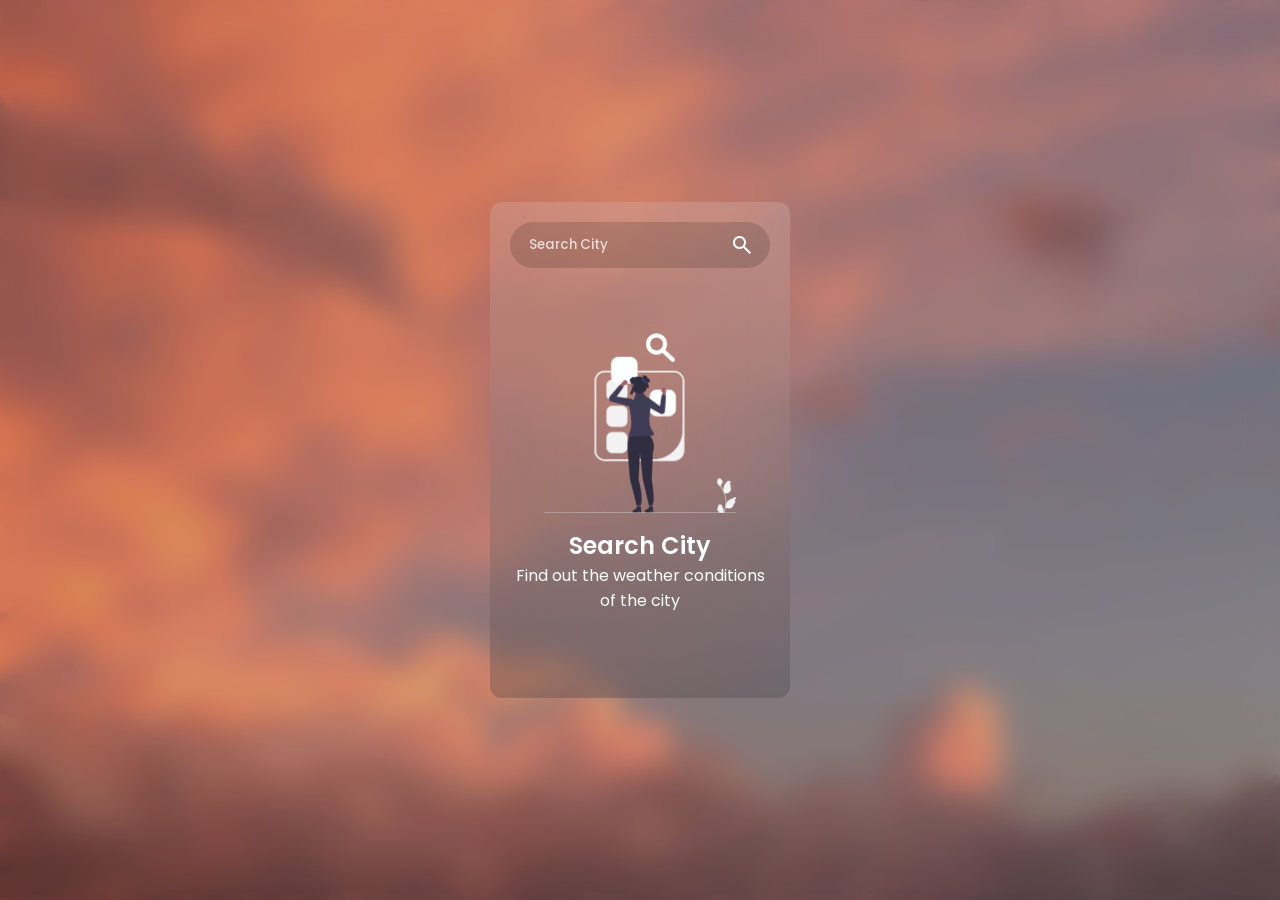
<file: Weather-Vue/index.html>
<!DOCTYPE html>
<html lang="en">
  <head>
    <meta charset="UTF-8" />
    <meta name="viewport" content="width=device-width, initial-scale=1.0" />
    <title>Weather.Vue</title>
    <link rel="icon" href="assets/icon.png" />
    <link rel="stylesheet" href="style.css" />     <!-- link:css -->
    <script src="script.js" defer></script>
    <link
      rel="stylesheet"
      href="https://fonts.googleapis.com/css2?family=Material+Symbols+Outlined"
    />
  </head>
  <body>
    <main class="main-container">
      <header class="input-container">
        <input class="city-input" placeholder="Search City" type="text" />
        <button class="search-btn">
          <span class="material-symbols-outlined"> search </span>
        </button>
      </header>
      <section class="weather-info" style="display: none">
        <div class="location-date-container">
          <div class="location">
            <span class="material-symbols-outlined"> location_on </span>
            <h4 class="country-txt">Jakarta</h4>
          </div>
          <h5 class="current-date-txt regular-txt">Wed, 07 Aug</h5>
        </div>
        <div class="weather-summary-container">
          <img
            src="assets/weather/clouds.svg"
            alt="clouds-icon"
            class="weather-summary-img"
          />     <!-- img.weather-summary-img -->
          <div class="weather-summary-info">
            <h1 class="temp-txt">29 °C</h1>
            <h3 class="condition-txt regular-txt">Clouds</h3>
          </div>
        </div>
        <div class="weather-conditions-container">
          <div class="condition-item">
            <span class="material-symbols-outlined"> water_drop </span>
            <div class="condition-info">
              <h5 class="regular-txt">Humidity</h5>
              <h5 class="humidity-value-txt">55%</h5>
            </div>
          </div>

          <div class="condition-item">
            <span class="material-symbols-outlined"> air </span>
            <div class="condition-info">
              <h5 class="regular-txt">Wind speed</h5>
              <h5 class="wind-value-txt">2 M/s</h5>
            </div>
          </div>
        </div>
        <div class="forecast-items-container">
          <div class="forecast-item">
            <h5 class="forecast-item-date regular-txt">05 Aug</h5>
            <img
              src="assets/weather/thunderstorm.svg"
              class="forecast-item-img"
            />
            <h5 class="forecast-item-temp">29 °C</h5>
          </div>
          <div class="forecast-item">
            <h5 class="forecast-item-date regular-txt">05 Aug</h5>
            <img
              src="assets/weather/thunderstorm.svg"
              class="forecast-item-img"
            />
            <h5 class="forecast-item-temp">29 °C</h5>
          </div>
          <div class="forecast-item">
            <h5 class="forecast-item-date regular-txt">05 Aug</h5>
            <img
              src="assets/weather/thunderstorm.svg"
              class="forecast-item-img"
            />
            <h5 class="forecast-item-temp">29 °C</h5>
          </div>
          <div class="forecast-item">
            <h5 class="forecast-item-date regular-txt">05 Aug</h5>
            <img
              src="assets/weather/thunderstorm.svg"
              class="forecast-item-img"
            />
            <h5 class="forecast-item-temp">29 °C</h5>
          </div>
        </div>
      </section>
      <section class="search-city section-message">
        <img src="assets/message/search-city.png" />
        <div>
          <h1>Search City</h1>
          <h4 class="regular-txt">
            Find out the weather conditions of the city
          </h4>
        </div>
      </section>

      <section class="not-found section-message" style="display: none">
        <img src="assets/message/not-found.png" />
        <div>
          <h1>Search City</h1>
          <h4 class="regular-txt">
            Find out the weather conditions of the city
          </h4>
        </div>
      </section>
    </main>
  </body>
</html>
</file>
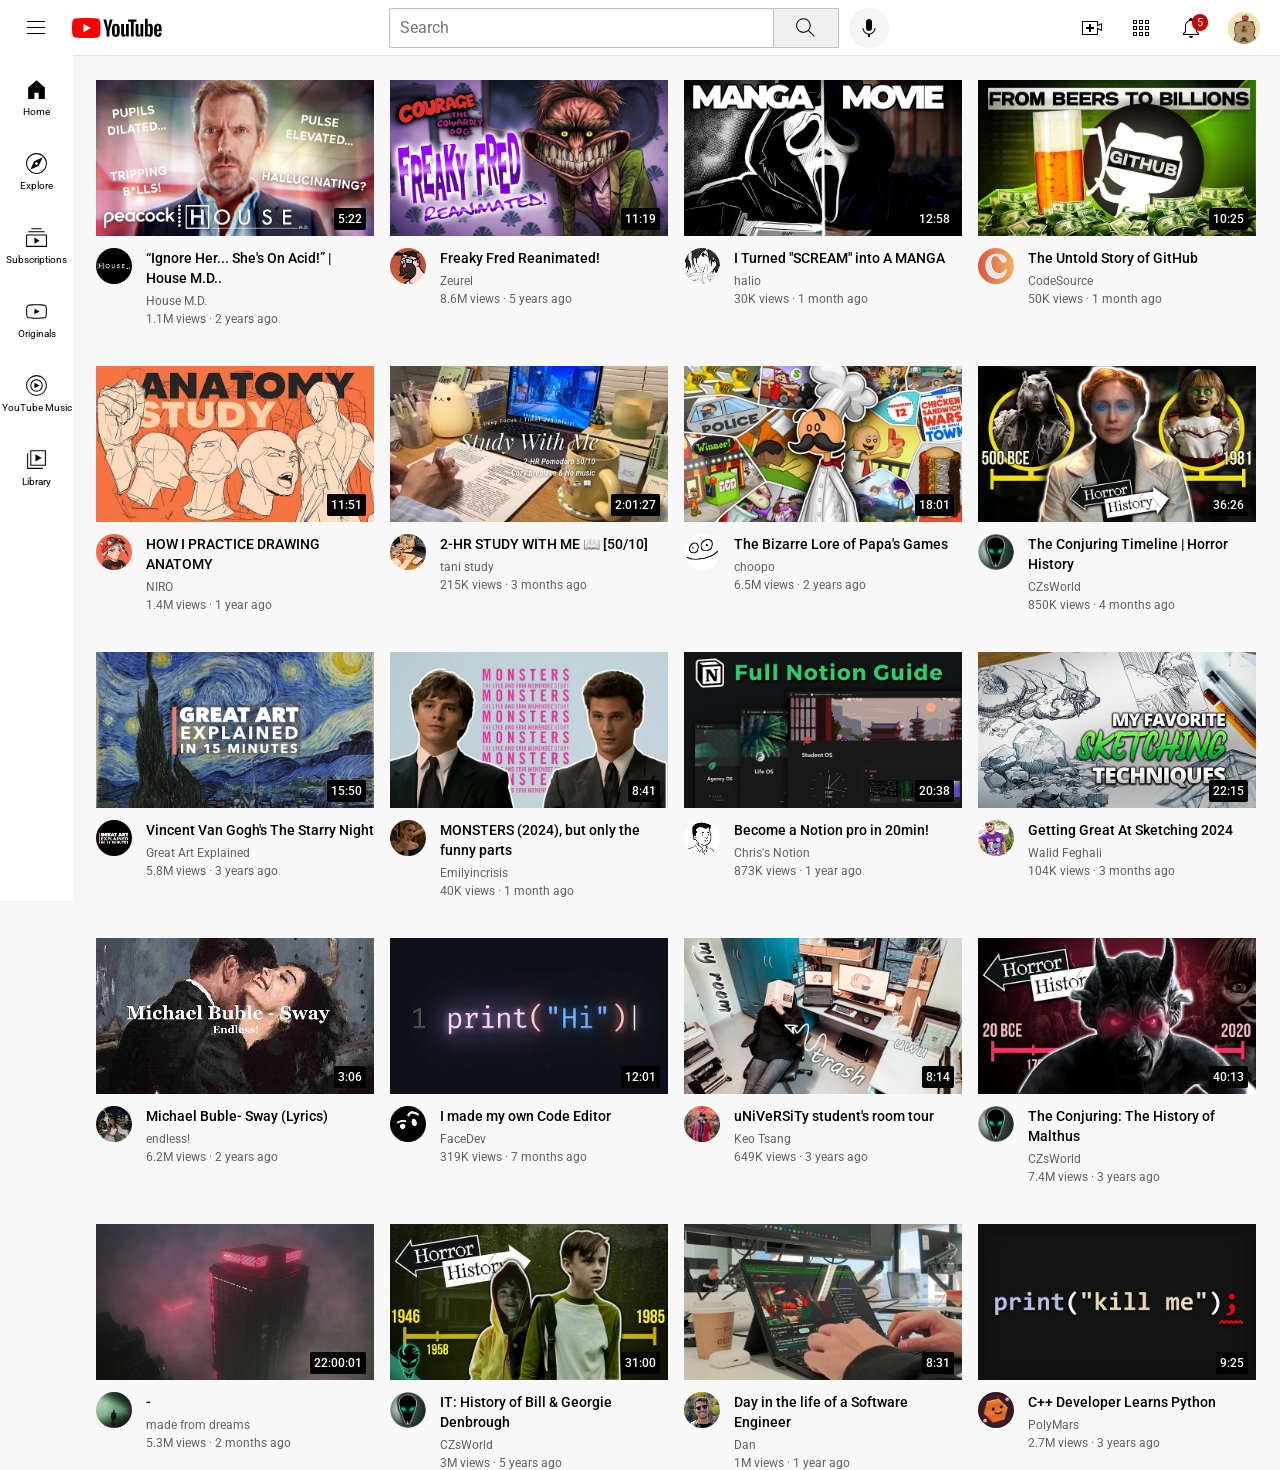
<file: YouTubeX/youtube.html>
<!DOCTYPE html>
<html>
  <head>
    <title>YouTubeX</title>

    <link rel="preconnect" href="https://fonts.googleapis.com" />
    <link rel="preconnect" href="https://fonts.gstatic.com" crossorigin />
    <link
      href="https://fonts.googleapis.com/css2?family=Roboto:wght@400;500;700&display=swap"
      rel="stylesheet"
    />

    <link rel="stylesheet" href="styles/general.css" />
    <link rel="stylesheet" href="styles/header.css" />
    <link rel="stylesheet" href="styles/video.css" />
    <link rel="stylesheet" href="styles/sidebar.css" />
  </head>

  <body>
    <div class="header">
      <div class="left-section">
        <img class="hamburger-menu" src="icons/hamburger-menu.svg" />
        <img class="youtube-logo" src="icons/youtube-logo.svg" />
      </div>
      <div class="middle-section">
        <input class="search-bar" type="text" placeholder="Search" />
        <button class="search-button">
          <img class="search-icon" src="icons/search.svg" />
          <div class="tooltip">Search</div>
        </button>
        <button class="voice-search-button">
          <img class="voice-search-icon" src="icons/voice-search-icon.svg" />
          <div class="tooltip">Search with your voice</div>
        </button>
      </div>
      <div class="right-section">
        <div class="upload-icon-container">
          <img class="upload-icon" src="icons/upload.svg" />
          <div class="tooltip">Create</div>
        </div>
        <div class="youtube-apps-icon-container">
          <img class="youtube-apps-icon" src="icons/youtube-apps.svg" />
          <div class="tooltip">YouTube Apps</div>
        </div>
        <div class="notifications-icon-container">
          <img class="notifications-icon" src="icons/notifications.svg" />
          <div class="notifications-count">5</div>
          <div class="tooltip">Notifications</div>
        </div>
        <img
          class="current-user-picture"
          src="channel-pictures/channels4_diffprofile.jpg"
        />
      </div>
    </div>

    <nav class="sidebar">
      <div class="sidebar-link">
        <img src="icons/home.svg" />
        <div>Home</div>
      </div>
      <div class="sidebar-link">
        <img src="icons/explore.svg" />
        <div>Explore</div>
      </div>
      <div class="sidebar-link">
        <img src="icons/subscriptions.svg" />
        <div>Subscriptions</div>
      </div>
      <div class="sidebar-link">
        <img src="icons/originals.svg" />
        <div>Originals</div>
      </div>
      <div class="sidebar-link">
        <img src="icons/youtube-music.svg" />
        <div>YouTube Music</div>
      </div>
      <div class="sidebar-link">
        <img src="icons/library.svg" />
        <div>Library</div>
      </div>
    </nav>

    <main>
      <section class="video-grid">
        <div class="video-preview">
          <div class="thumbnail-row">
            <img class="thumbnail" src="thumbnails/hq742.webp" />
            <div class="video-time">5:22</div>
          </div>
          <div class="video-info-grid">
            <div class="channel-picture">
              <img
                class="profile-picture"
                src="channel-pictures/unnamed house.jpg"
              />
            </div>
            <div class="video-info">
              <p class="video-title">
                “Ignore Her... She's On Acid!” | House M.D..
              </p>
              <p class="video-author">House M.D.</p>
              <p class="video-stats">1.1M views &#183; 2 years ago</p>
            </div>
          </div>
        </div>

        <div class="video-preview">
          <div class="thumbnail-row">
            <img class="thumbnail" src="thumbnails/hq747.webp" />
            <div class="video-time">11:19</div>
          </div>
          <div class="video-info-grid">
            <div class="channel-picture">
              <img
                class="profile-picture"
                src="channel-pictures/unnamed freaky.jpg"
              />
            </div>
            <div class="video-info">
              <p class="video-title">Freaky Fred Reanimated!</p>
              <p class="video-author">Zeurel</p>
              <p class="video-stats">8.6M views &#183; 5 years ago</p>
            </div>
          </div>
        </div>

        <div class="video-preview">
          <div class="thumbnail-row">
            <img class="thumbnail" src="thumbnails/hq735.webp" />
            <div class="video-time">12:58</div>
          </div>
          <div class="video-info-grid">
            <div class="channel-picture">
              <img
                class="profile-picture"
                src="channel-pictures/unnamed scream.jpg"
              />
            </div>
            <div class="video-info">
              <p class="video-title">I Turned "SCREAM" into A MANGA</p>
              <p class="video-author">halio</p>
              <p class="video-stats">30K views &#183; 1 month ago</p>
            </div>
          </div>
        </div>

        <div class="video-preview">
          <div class="thumbnail-row">
            <img class="thumbnail" src="thumbnails/hq729.webp" />
            <div class="video-time">10:25</div>
          </div>
          <div class="video-info-grid">
            <div class="channel-picture">
              <img
                class="profile-picture"
                src="channel-pictures/unnamed git.jpg"
              />
            </div>
            <div class="video-info">
              <p class="video-title">The Untold Story of GitHub</p>
              <p class="video-author">CodeSource</p>
              <p class="video-stats">50K views &#183; 1 month ago</p>
            </div>
          </div>
        </div>

        <div class="video-preview">
          <div class="thumbnail-row">
            <img class="thumbnail" src="thumbnails/hq737.webp" />
            <div class="video-time">11:51</div>
          </div>
          <div class="video-info-grid">
            <div class="channel-picture">
              <img
                class="profile-picture"
                src="channel-pictures/unnamed niro.jpg"
              />
            </div>
            <div class="video-info">
              <p class="video-title">HOW I PRACTICE DRAWING ANATOMY</p>
              <p class="video-author">NIRO</p>
              <p class="video-stats">1.4M views &#183; 1 year ago</p>
            </div>
          </div>
        </div>

        <div class="video-preview">
          <div class="thumbnail-row">
            <img class="thumbnail" src="thumbnails/hq736.webp" />
            <div class="video-time">2:01:27</div>
          </div>
          <div class="video-info-grid">
            <div class="channel-picture">
              <img
                class="profile-picture"
                src="channel-pictures/unnamed study.jpg"
              />
            </div>
            <div class="video-info">
              <p class="video-title">2-HR STUDY WITH ME 📖 [50/10]</p>
              <p class="video-author">tani study</p>
              <p class="video-stats">215K views &#183; 3 months ago</p>
            </div>
          </div>
        </div>

        <div class="video-preview">
          <div class="thumbnail-row">
            <img class="thumbnail" src="thumbnails/hq744.webp" />
            <div class="video-time">18:01</div>
          </div>
          <div class="video-info-grid">
            <div class="channel-picture">
              <img
                class="profile-picture"
                src="channel-pictures/unnamed papa.jpg"
              />
            </div>
            <div class="video-info">
              <p class="video-title">The Bizarre Lore of Papa's Games</p>
              <p class="video-author">choopo</p>
              <p class="video-stats">6.5M views &#183; 2 years ago</p>
            </div>
          </div>
        </div>

        <div class="video-preview">
          <div class="thumbnail-row">
            <img class="thumbnail" src="thumbnails/hq727.webp" />
            <div class="video-time">36:26</div>
          </div>
          <div class="video-info-grid">
            <div class="channel-picture">
              <img
                class="profile-picture"
                src="channel-pictures/unnamed cz.jpg"
              />
            </div>
            <div class="video-info">
              <p class="video-title">The Conjuring Timeline | Horror History</p>
              <p class="video-author">CZsWorld</p>
              <p class="video-stats">850K views &#183; 4 months ago</p>
            </div>
          </div>
        </div>

        <div class="video-preview">
          <div class="thumbnail-row">
            <img class="thumbnail" src="thumbnails/hq738.webp" />
            <div class="video-time">15:50</div>
          </div>
          <div class="video-info-grid">
            <div class="channel-picture">
              <img
                class="profile-picture"
                src="channel-pictures/unnamed great.jpg"
              />
            </div>
            <div class="video-info">
              <p class="video-title">Vincent Van Gogh's The Starry Night</p>
              <p class="video-author">Great Art Explained</p>
              <p class="video-stats">5.8M views &#183; 3 years ago</p>
            </div>
          </div>
        </div>

        <div class="video-preview">
          <div class="thumbnail-row">
            <img class="thumbnail" src="thumbnails/hq730.webp" />
            <div class="video-time">8:41</div>
          </div>
          <div class="video-info-grid">
            <div class="channel-picture">
              <img
                class="profile-picture"
                src="channel-pictures/unnamed monsters.jpg"
              />
            </div>
            <div class="video-info">
              <p class="video-title">
                MONSTERS (2024), but only the funny parts
              </p>
              <p class="video-author">Emilyincrisis</p>
              <p class="video-stats">40K views &#183; 1 month ago</p>
            </div>
          </div>
        </div>

        <div class="video-preview">
          <div class="thumbnail-row">
            <img class="thumbnail" src="thumbnails/hq72034.webp" />
            <div class="video-time">20:38</div>
          </div>
          <div class="video-info-grid">
            <div class="channel-picture">
              <img
                class="profile-picture"
                src="channel-pictures/unnamed notion.jpg"
              />
            </div>
            <div class="video-info">
              <p class="video-title">Become a Notion pro in 20min!</p>
              <p class="video-author">Chris's Notion</p>
              <p class="video-stats">873K views &#183; 1 year ago</p>
            </div>
          </div>
        </div>

        <div class="video-preview">
          <div class="thumbnail-row">
            <img class="thumbnail" src="thumbnails/hq739.webp" />
            <div class="video-time">22:15</div>
          </div>
          <div class="video-info-grid">
            <div class="channel-picture">
              <img
                class="profile-picture"
                src="channel-pictures/unnamed 15.jpg"
              />
            </div>
            <div class="video-info">
              <p class="video-title">Getting Great At Sketching 2024</p>
              <p class="video-author">Walid Feghali</p>
              <p class="video-stats">104K views &#183; 3 months ago</p>
            </div>
          </div>
        </div>

        <div class="video-preview">
          <div class="thumbnail-row">
            <img class="thumbnail" src="thumbnails/hqdefault78.webp" />
            <div class="video-time">3:06</div>
          </div>
          <div class="video-info-grid">
            <div class="channel-picture">
              <img
                class="profile-picture"
                src="channel-pictures/unnamed sway.jpg"
              />
            </div>
            <div class="video-info">
              <p class="video-title">Michael Buble- Sway (Lyrics)</p>
              <p class="video-author">endless!</p>
              <p class="video-stats">6.2M views &#183; 2 years ago</p>
            </div>
          </div>
        </div>

        <div class="video-preview">
          <div class="thumbnail-row">
            <img class="thumbnail" src="thumbnails/hq723.webp" />
            <div class="video-time">12:01</div>
          </div>
          <div class="video-info-grid">
            <div class="channel-picture">
              <img
                class="profile-picture"
                src="channel-pictures/unnamed editor.jpg"
              />
            </div>
            <div class="video-info">
              <p class="video-title">I made my own Code Editor</p>
              <p class="video-author">FaceDev</p>
              <p class="video-stats">319K views &#183; 7 months ago</p>
            </div>
          </div>
        </div>

        <div class="video-preview">
          <div class="thumbnail-row">
            <img class="thumbnail" src="thumbnails/hq7203.webp" />
            <div class="video-time">8:14</div>
          </div>
          <div class="video-info-grid">
            <div class="channel-picture">
              <img
                class="profile-picture"
                src="channel-pictures/unnamed keo.jpg"
              />
            </div>
            <div class="video-info">
              <p class="video-title">uNiVeRSiTy student's room tour</p>
              <p class="video-author">Keo Tsang</p>
              <p class="video-stats">649K views &#183; 3 years ago</p>
            </div>
          </div>
        </div>

        <div class="video-preview">
          <div class="thumbnail-row">
            <img class="thumbnail" src="thumbnails/hq728.webp" />
            <div class="video-time">40:13</div>
          </div>
          <div class="video-info-grid">
            <div class="channel-picture">
              <img
                class="profile-picture"
                src="channel-pictures/unnamed cz.jpg"
              />
            </div>
            <div class="video-info">
              <p class="video-title">The Conjuring: The History of Malthus</p>
              <p class="video-author">CZsWorld</p>
              <p class="video-stats">7.4M views &#183; 3 years ago</p>
            </div>
          </div>
        </div>

        <div class="video-preview">
          <div class="thumbnail-row">
            <img class="thumbnail" src="thumbnails/hq725.webp" />
            <div class="video-time">22:00:01</div>
          </div>
          <div class="video-info-grid">
            <div class="channel-picture">
              <img
                class="profile-picture"
                src="channel-pictures/unnamed grz.jpg"
              />
            </div>
            <div class="video-info">
              <p class="video-title">-</p>
              <p class="video-author">made from dreams</p>
              <p class="video-stats">5.3M views &#183; 2 months ago</p>
            </div>
          </div>
        </div>

        <div class="video-preview">
          <div class="thumbnail-row">
            <img class="thumbnail" src="thumbnails/hq732.webp" />
            <div class="video-time">31:00</div>
          </div>
          <div class="video-info-grid">
            <div class="channel-picture">
              <img
                class="profile-picture"
                src="channel-pictures/unnamed cz.jpg"
              />
            </div>
            <div class="video-info">
              <p class="video-title">IT: History of Bill & Georgie Denbrough</p>
              <p class="video-author">CZsWorld</p>
              <p class="video-stats">3M views &#183; 5 years ago</p>
            </div>
          </div>
        </div>

        <div class="video-preview">
          <div class="thumbnail-row">
            <img class="thumbnail" src="thumbnails/hq734.webp" />
            <div class="video-time">8:31</div>
          </div>
          <div class="video-info-grid">
            <div class="channel-picture">
              <img
                class="profile-picture"
                src="channel-pictures/unnamed dan.jpg"
              />
            </div>
            <div class="video-info">
              <p class="video-title">Day in the life of a Software Engineer</p>
              <p class="video-author">Dan</p>
              <p class="video-stats">1M views &#183; 1 year ago</p>
            </div>
          </div>
        </div>

        <div class="video-preview">
          <div class="thumbnail-row">
            <img class="thumbnail" src="thumbnails/hq722.webp" />
            <div class="video-time">9:25</div>
          </div>
          <div class="video-info-grid">
            <div class="channel-picture">
              <img
                class="profile-picture"
                src="channel-pictures/unnamed poly.jpg"
              />
            </div>
            <div class="video-info">
              <p class="video-title">C++ Developer Learns Python</p>
              <p class="video-author">PolyMars</p>
              <p class="video-stats">2.7M views &#183; 3 years ago</p>
            </div>
          </div>
        </div>
      </section>
    </main>
  </body>
</html>
</file>
<file: Weather-Vue/style.css>
@import url("https://fonts.googleapis.com/css2?family=Nunito:ital,wght@0,200..1000;1,200..1000&family=Poppins:ital,wght@0,100;0,200;0,300;0,400;0,500;0,600;0,700;0,800;0,900;1,100;1,200;1,300;1,400;1,500;1,600;1,700;1,800;1,900&display=swap");

* {
  margin: 0;
  padding: 0;
  box-sizing: border-box;
  font-family: "Poppins", sans-serif;
  color: white;
  font-weight: 600;
}

body {
  background: url("assets/bg.jpg");
  width: 100%;
  height: 100dvh;
  background-size: cover;
  background-position: center;
  display: flex;
  align-items: center;
  justify-content: center;
}
body::before {
  content: "";
  position: absolute;
  width: 100%;
  height: 100dvh;
  background: rgb(0, 0, 0, 0.15);
  backdrop-filter: blur(15px);
}

.regular-txt {
  font-weight: 400;
}

.main-container {
  width: 300px;
  height: 496px;
  z-index: 1;
  background: linear-gradient(
    to top,
    rgb(0, 0, 0, 0.15),
    rgb(255, 255, 255, 0.15)
  );
  border-radius: 12px;
  backdrop-filter: blur(100px);
  padding: 20px;
}

.input-container {
  position: relative;
  margin-bottom: 25px;
}

.city-input {
  width: 100%;
  padding: 10px 16px;
  border-radius: 99px;
  border: 3px solid transparent;
  background: rgb(0, 0, 0, 0.15);
  outline: none;
  font-weight: 500;
  transition: 0.25s border;
  padding-right: 45px;
}
.city-input:focus {
  border: 3px solid rgb(0, 0, 0, 0.15);
}
.city-input::placeholder {
  color: rgb(255, 255, 255, 0.75);
}

.search-btn {
  position: absolute;
  right: 16px;
  top: 50%;
  transform: translateY(-50%);
  background: none;
  display: flex;
  border: none;
  cursor: pointer;
}

.weather-info {
  display: flex;
  flex-direction: column;
  gap: 25px;
}

.location-date-container {
  display: flex;
  justify-content: space-between;
  align-items: center;
}
.location {
  display: flex;
  align-items: center;
  gap: 6px;
}

.weather-summary-container {
  display: flex;
  justify-content: space-between;
  align-items: center;
}
.weather-summary-img {
  width: 120px;
  height: 120px;
}
.weather-summary-info {
  text-align: end;
}

.weather-conditions-container {
  display: flex;
  justify-content: space-between;
}
.condition-item {
  display: flex;
  align-items: center;
  gap: 6px;
}
.condition-item span {
  font-size: 30px;
}

.forecast-items-container {
  display: flex;
  gap: 15px;
  overflow-x: scroll;
  padding-bottom: 12px;
}
.forecast-items-container::-webkit-scrollbar {
  height: 8px;
}
.forecast-items-container::-webkit-scrollbar-track {
  background: rgb(0, 0, 0, 0.1);
  border-radius: 99px;
}
.forecast-items-container::-webkit-scrollbar-thumb {
  background: rgb(0, 0, 0, 0.15);
  border-radius: 99px;
}
.forecast-item {
  min-width: 70px;
  background: rgb(255, 255, 255, 0.1);
  display: flex;
  flex-direction: column;
  gap: 6px;
  padding: 10px;
  align-items: center;
  border-radius: 12px;
  transition: 0.3s background;
}
.forecast-item:hover {
  background: rgb(255, 255, 255, 0.15);
}
.forecast-item-img {
  width: 35px;
  height: 35px;
}

.section-message {
  display: flex;
  flex-direction: column;
  align-items: center;
  text-align: center;
  gap: 15px;
  margin-top: 25%;
}
.section-message img {
  height: 180px;
  width: fit-content;
}
</file>
<file: YouTubeX/styles/general.css>
p {
  font-family: Roboto, Arial;
  margin-top: 0px;
  margin-bottom: 0px;
}

body {
  margin: 0px;
  padding-top: 80px;
  padding-left: 96px;
  padding-right: 24px;
  background-color: rgb(248, 248, 248);
}
</file>
<file: YouTubeX/styles/header.css>
.header {
  height: 55px;
  display: flex;
  flex-direction: row;
  justify-content: space-between;
  position: fixed;
  top: 0px;
  left: 0px;
  right: 0px;
  z-index: 100;
  background-color: white;
  border-bottom-width: 1px;
  border-bottom-style: solid;
  border-bottom-color: rgb(228, 228, 228);
}

.left-section {
  display: flex;
  align-items: center;
}

.hamburger-menu {
  height: 24px;
  margin-left: 24px;
  margin-right: 24px;
  cursor: pointer;
}

.youtube-logo {
  height: 20px;
  cursor: pointer;
}

.middle-section {
  flex: 1;
  margin-left: 70px;
  margin-right: 35px;
  max-width: 500px;
  display: flex;
  align-items: center;
}

.search-bar {
  flex: 1;
  height: 36px;
  padding-left: 10px;
  font-size: 16px;
  border-width: 1px;
  border-style: solid;
  border-color: rgb(192, 192, 192);
  border-radius: 2px;
  box-shadow: inset 1px 2px 3px rgba(0, 0, 0, 0.05);
}

.search-bar::placeholder {
  font-family: Roboto, Arial;
  font-size: 16px;
}

.search-button {
  height: 40px;
  width: 66px;
  background-color: rgb(240, 240, 240);
  border-width: 1px;
  border-style: solid;
  border-color: rgb(192, 192, 192);
  margin-left: -1px;
  margin-right: 10px;
  cursor: pointer;
}

.search-button,
.voice-search-button,
.upload-icon-container,
.youtube-apps-icon-container,
.notifications-icon-container {
  display: flex;
  justify-content: center;
  align-items: center;
  position: relative;
  cursor: pointer;
}

/* Tooltip styling for all icons */
.tooltip {
  font-family: Roboto, Arial;
  position: absolute;
  background-color: gray;
  color: white;
  padding: 4px 8px;
  border-radius: 2px;
  font-size: 12px;
  bottom: -30px;
  opacity: 0;
  transition: opacity 0.15s;
  pointer-events: none;
  white-space: nowrap;
}

/* Tooltip visibility on hover */
.search-button:hover .tooltip,
.voice-search-button:hover .tooltip,
.upload-icon-container:hover .tooltip,
.youtube-apps-icon-container:hover .tooltip,
.notifications-icon-container:hover .tooltip {
  opacity: 1;
}

.search-icon {
  height: 25px;
}

.voice-search-button {
  height: 40px;
  width: 40px;
  border-radius: 20px;
  border: none;
  background-color: rgb(245, 245, 245);
  cursor: pointer;
}

.voice-search-icon {
  height: 24px;
}

.right-section {
  width: 180px;
  margin-right: 20px;
  display: flex;
  align-items: center;
  justify-content: space-between;
  flex-shrink: 0px;
}

.upload-icon {
  height: 24px;
}

.youtube-apps-icon {
  height: 24px;
  cursor: pointer;
}

.notifications-icon {
  height: 24px;
  cursor: pointer;
}

.notifications-icon-container {
  position: relative;
  cursor: pointer;
}

.notifications-count {
  position: absolute;
  top: -2px;
  right: -5px;
  background-color: rgb(200, 0, 0);
  color: white;
  font-family: Roboto, Arial;
  font-size: 11px;
  padding-left: 5px;
  padding-right: 5px;
  padding-top: 2px;
  padding-bottom: 2px;
  border-radius: 10px;
}

.current-user-picture {
  height: 32px;
  border-radius: 16px;
  cursor: pointer;
}
</file>
<file: YouTubeX/styles/video.css>
.thumbnail {
    width: 100%;
  }

  .video-title {
    margin-top: 0px;
    font-size: 14px;
    font-weight: 500;
    line-height: 20px;
    margin-bottom: 6px;
  }

  .video-author,
  .video-stats {
    font-size: 12px;
    color: rgb(96, 96, 96);
  }

  .video-author {
    margin-bottom: 4px;
  }

  .video-info-grid {
    display: grid;
    grid-template-columns: 50px 1fr;
  }

  .profile-picture {
    width: 36px;
    border-radius: 50px;
  }

  .thumbnail-row {
    margin-bottom: 8px;
    position: relative;
  }

  .roboto-regular {
    font-family: "Roboto", sans-serif;
    font-weight: 400;
    font-style: normal;
  }

  .roboto-medium {
    font-family: "Roboto", sans-serif;
    font-weight: 500;
    font-style: normal;
  }

  .roboto-bold {
    font-family: "Roboto", sans-serif;
    font-weight: 700;
    font-style: normal;
  }

  .video-grid {
    display: grid;
    grid-template-columns: 1fr 1fr 1fr;
    column-gap: 16px;
    row-gap: 40px;
  }

  @media (max-width: 750px) {
    .video-grid {
      grid-template-columns: 1fr 1fr;
    }
  }

  @media (min-width: 751px) and (max-width: 999px) {
    .video-grid {
      grid-template-columns: 1fr 1fr 1fr;
    }
  }

  @media (min-width: 1000px) {
    .video-grid {
      grid-template-columns: 1fr 1fr 1fr 1fr;
    }
  }

  .video-time {
    font-family: Roboto, Arial;
    font-size: 12px;
    font-weight: 500;
    padding: 4px;
    background-color: black;
    border-radius: 2px;
    color: white;
    position: absolute;
    bottom: 10px;
    right: 8px;
  }
</file>
<file: YouTubeX/styles/sidebar.css>
.sidebar {
    position: fixed;
    left: 0px;
    bottom: 0px;
    top: 55px;
    background-color: white;
    width: 73px;
    z-index: 200;
    padding-top: 5px;
  }

  .sidebar-link {
    height: 74px;
    display: flex;
    justify-content: center;
    align-items: center;
    flex-direction: column;
    cursor: pointer;
  }

  .sidebar-link:hover {
    background-color: rgb(235, 235, 235);
  }

  .sidebar-link img {
    height: 25px;
    margin-bottom: 4px;
  }

  .sidebar-link div {
    font-family: Roboto, Arial;
    font-size: 10px;
  }
</file>
